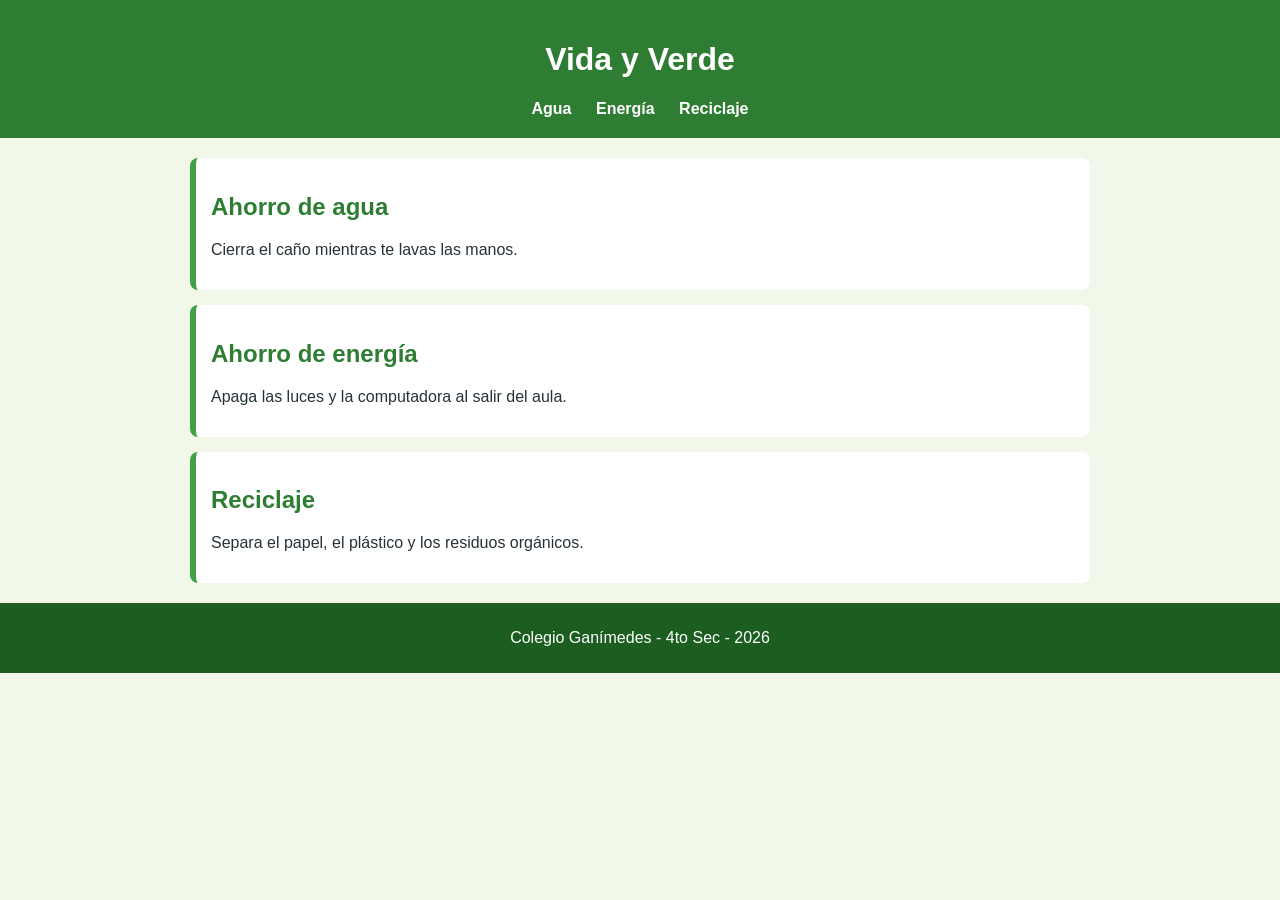
<file: index.html>
<!DOCTYPE html>
<html lang="es">
<head>
  <meta charset="UTF-8">
  <meta name="viewport" content="width=device-width, initial-scale=1.0">
  <title>Vida y Verde</title>
  <link rel="stylesheet" href="estilos.css">
</head>
<body>
  <header>
    <h1>Vida y Verde</h1>
    <nav>
      <a href="#agua">Agua</a>
      <a href="#energia">Energía</a>
      <a href="#reciclaje">Reciclaje</a>
    </nav>
  </header>

  <main>
    <section id="agua">
      <h2>Ahorro de agua</h2>
      <p>
        Cierra el caño mientras te lavas las manos.
      </p>
    </section>
    <section id="energia">
      <h2>Ahorro de energía</h2>
      <p>
        Apaga las luces y la computadora al salir del aula.
      </p>
    </section>
    <section id="reciclaje">
      <h2>Reciclaje</h2>
      <p>
        Separa el papel, el plástico y los residuos orgánicos.
      </p>
    </section>
  </main>

  <footer>
    <p>Colegio Ganímedes - 4to Sec - 2026</p>
  </footer>
</body>
</html>
</file>
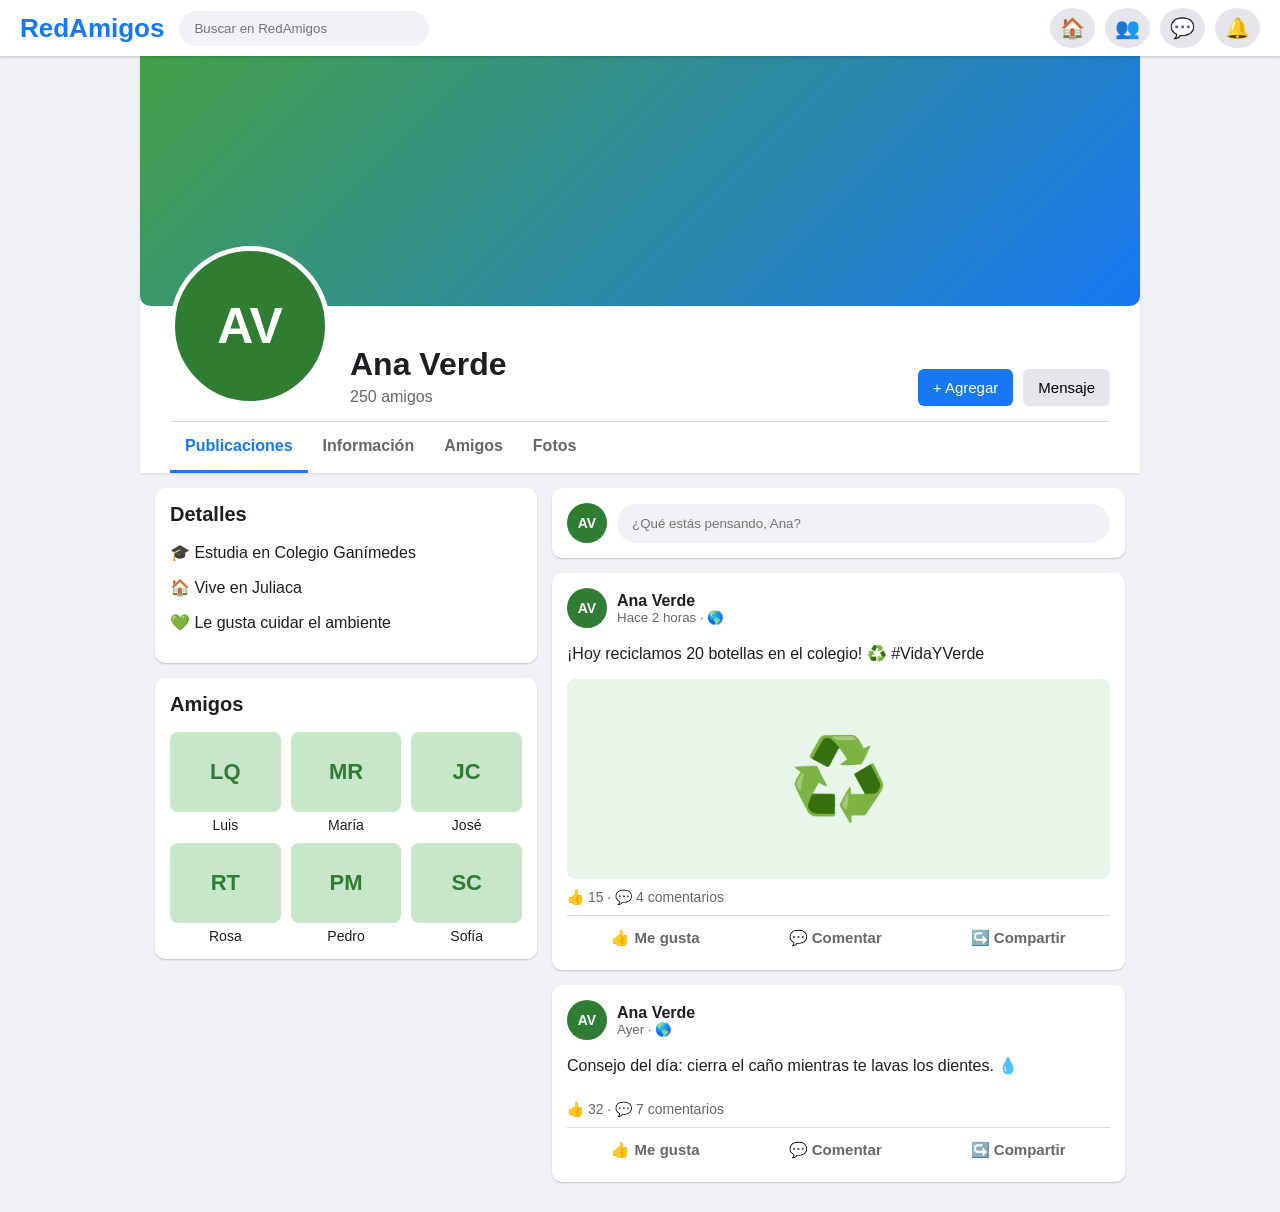
<file: facebook.html>
<!DOCTYPE html>
<html lang="es">
<head>
  <meta charset="UTF-8">
  <meta name="viewport" content="width=device-width, initial-scale=1.0">
  <title>Perfil - RedAmigos</title>
  <link rel="stylesheet" href="perfil.css">
</head>
<body>

  <!-- BARRA SUPERIOR -->
  <header class="barra">
    <div class="logo">RedAmigos</div>
    <input type="text" class="buscar" placeholder="Buscar en RedAmigos">
    <nav class="iconos">
      <a href="#">🏠</a>
      <a href="#">👥</a>
      <a href="#">💬</a>
      <a href="#">🔔</a>
    </nav>
  </header>

  <!-- PORTADA Y DATOS DEL PERFIL -->
  <section class="perfil">
    <div class="portada"></div>
    <div class="datos">
      <div class="foto">AV</div>
      <div class="nombre">
        <h1>Ana Verde</h1>
        <p>250 amigos</p>
      </div>
      <div class="botones">
        <button class="btn-azul">+ Agregar</button>
        <button class="btn-gris">Mensaje</button>
      </div>
    </div>
    <nav class="pestanas">
      <a href="#" class="activa">Publicaciones</a>
      <a href="#">Información</a>
      <a href="#">Amigos</a>
      <a href="#">Fotos</a>
    </nav>
  </section>

  <!-- CONTENIDO -->
  <main class="contenido">

    <!-- COLUMNA IZQUIERDA -->
    <aside class="izquierda">
      <div class="caja">
        <h2>Detalles</h2>
        <p>🎓 Estudia en Colegio Ganímedes</p>
        <p>🏠 Vive en Juliaca</p>
        <p>💚 Le gusta cuidar el ambiente</p>
      </div>

      <div class="caja">
        <h2>Amigos</h2>
        <div class="amigos">
          <div class="amigo"><span>LQ</span>Luis</div>
          <div class="amigo"><span>MR</span>María</div>
          <div class="amigo"><span>JC</span>José</div>
          <div class="amigo"><span>RT</span>Rosa</div>
          <div class="amigo"><span>PM</span>Pedro</div>
          <div class="amigo"><span>SC</span>Sofía</div>
        </div>
      </div>
    </aside>

    <!-- COLUMNA DERECHA -->
    <section class="derecha">
      <div class="caja crear">
        <div class="mini-foto">AV</div>
        <input type="text" placeholder="¿Qué estás pensando, Ana?">
      </div>

      <article class="caja publicacion">
        <div class="autor">
          <div class="mini-foto">AV</div>
          <div>
            <strong>Ana Verde</strong>
            <small>Hace 2 horas · 🌎</small>
          </div>
        </div>
        <p>¡Hoy reciclamos 20 botellas en el colegio! ♻️ #VidaYVerde</p>
        <div class="imagen-post">♻️</div>
        <div class="reacciones">👍 15 · 💬 4 comentarios</div>
        <div class="acciones">
          <button>👍 Me gusta</button>
          <button>💬 Comentar</button>
          <button>↪️ Compartir</button>
        </div>
      </article>

      <article class="caja publicacion">
        <div class="autor">
          <div class="mini-foto">AV</div>
          <div>
            <strong>Ana Verde</strong>
            <small>Ayer · 🌎</small>
          </div>
        </div>
        <p>Consejo del día: cierra el caño mientras te lavas los dientes. 💧</p>
        <div class="reacciones">👍 32 · 💬 7 comentarios</div>
        <div class="acciones">
          <button>👍 Me gusta</button>
          <button>💬 Comentar</button>
          <button>↪️ Compartir</button>
        </div>
      </article>
    </section>

  </main>

</body>
</html>
</file>
<file: estilos.css>
body {
  margin: 0;
  font-family: Arial, sans-serif;
  background-color: #f1f8e9;
  color: #263238;
}

header {
  background-color: #2e7d32;
  color: white;
  text-align: center;
  padding: 20px;
}

h2 {
  color: #2e7d32;
}

nav a {
  color: white;
  margin: 0 10px;
  font-weight: bold;
  text-decoration: none;
}

nav a:hover {
  text-decoration: underline;
}

main {
  max-width: 900px;
  margin: 20px auto;
  padding: 0 15px;
}

section {
  background-color: white;
  border-left: 6px solid #43a047;
  border-radius: 8px;
  padding: 15px;
  margin-bottom: 15px;
}

footer {
  background-color: #1b5e20;
  color: white;
  text-align: center;
  padding: 10px;
}
</file>
<file: perfil.css>
/* ===== GENERAL ===== */
* {
  box-sizing: border-box;
}

body {
  margin: 0;
  font-family: Arial, sans-serif;
  background-color: #f0f2f5;
  color: #1c1e21;
}

button {
  cursor: pointer;
  font-size: 15px;
  border: none;
  border-radius: 6px;
}

/* ===== BARRA SUPERIOR ===== */
.barra {
  display: flex;
  align-items: center;
  gap: 15px;
  background-color: white;
  padding: 8px 20px;
  box-shadow: 0 1px 3px rgba(0, 0, 0, 0.2);
  position: sticky;
  top: 0;
}

.logo {
  color: #1877f2;
  font-size: 26px;
  font-weight: bold;
}

.buscar {
  padding: 10px 15px;
  border: none;
  border-radius: 20px;
  background-color: #f0f2f5;
  width: 250px;
}

.iconos {
  margin-left: auto;
  display: flex;
  gap: 10px;
}

.iconos a {
  text-decoration: none;
  font-size: 20px;
  background-color: #e4e6eb;
  padding: 8px 10px;
  border-radius: 50%;
}

/* ===== PERFIL ===== */
.perfil {
  background-color: white;
  max-width: 1000px;
  margin: 0 auto;
  box-shadow: 0 1px 3px rgba(0, 0, 0, 0.1);
}

.portada {
  height: 250px;
  background: linear-gradient(135deg, #43a047, #1877f2);
  border-radius: 0 0 10px 10px;
}

.datos {
  display: flex;
  align-items: flex-end;
  gap: 20px;
  padding: 0 30px 15px;
  margin-top: -60px;
}

.foto {
  width: 160px;
  height: 160px;
  border-radius: 50%;
  border: 5px solid white;
  background-color: #2e7d32;
  color: white;
  font-size: 50px;
  font-weight: bold;
  display: flex;
  align-items: center;
  justify-content: center;
}

.nombre h1 {
  margin: 0;
  font-size: 32px;
}

.nombre p {
  margin: 5px 0 0;
  color: #65676b;
}

.botones {
  margin-left: auto;
  display: flex;
  gap: 10px;
}

.btn-azul {
  background-color: #1877f2;
  color: white;
  padding: 10px 15px;
}

.btn-gris {
  background-color: #e4e6eb;
  padding: 10px 15px;
}

.btn-azul:hover {
  background-color: #166fe5;
}

.btn-gris:hover {
  background-color: #d8dadf;
}

.pestanas {
  display: flex;
  border-top: 1px solid #ddd;
  margin: 0 30px;
}

.pestanas a {
  padding: 15px;
  text-decoration: none;
  color: #65676b;
  font-weight: bold;
}

.pestanas a.activa {
  color: #1877f2;
  border-bottom: 3px solid #1877f2;
}

/* ===== CONTENIDO EN 2 COLUMNAS ===== */
.contenido {
  display: flex;
  gap: 15px;
  max-width: 1000px;
  margin: 15px auto;
  padding: 0 15px;
}

.izquierda {
  width: 40%;
}

.derecha {
  width: 60%;
}

.caja {
  background-color: white;
  border-radius: 10px;
  padding: 15px;
  margin-bottom: 15px;
  box-shadow: 0 1px 2px rgba(0, 0, 0, 0.2);
}

.caja h2 {
  margin-top: 0;
  font-size: 20px;
}

/* ===== AMIGOS ===== */
.amigos {
  display: grid;
  grid-template-columns: repeat(3, 1fr);
  gap: 10px;
}

.amigo {
  text-align: center;
  font-size: 14px;
}

.amigo span {
  display: block;
  height: 80px;
  line-height: 80px;
  border-radius: 8px;
  background-color: #c8e6c9;
  color: #2e7d32;
  font-weight: bold;
  font-size: 22px;
  margin-bottom: 5px;
}

/* ===== PUBLICACIONES ===== */
.crear {
  display: flex;
  align-items: center;
  gap: 10px;
}

.crear input {
  flex: 1;
  padding: 12px 15px;
  border: none;
  border-radius: 20px;
  background-color: #f0f2f5;
}

.mini-foto {
  width: 40px;
  height: 40px;
  border-radius: 50%;
  background-color: #2e7d32;
  color: white;
  font-size: 14px;
  font-weight: bold;
  display: flex;
  align-items: center;
  justify-content: center;
}

.autor {
  display: flex;
  align-items: center;
  gap: 10px;
}

.autor small {
  display: block;
  color: #65676b;
}

.imagen-post {
  height: 200px;
  background-color: #e8f5e9;
  border-radius: 8px;
  font-size: 80px;
  display: flex;
  align-items: center;
  justify-content: center;
}

.reacciones {
  color: #65676b;
  font-size: 14px;
  padding: 10px 0;
  border-bottom: 1px solid #ddd;
}

.acciones {
  display: flex;
  justify-content: space-around;
  padding-top: 5px;
}

.acciones button {
  background: none;
  color: #65676b;
  font-weight: bold;
  padding: 8px 15px;
}

.acciones button:hover {
  background-color: #f0f2f5;
}

/* ===== CELULAR ===== */
@media (max-width: 700px) {
  .buscar {
    display: none;
  }

  .datos {
    flex-direction: column;
    align-items: center;
    text-align: center;
  }

  .botones {
    margin-left: 0;
  }

  .pestanas {
    margin: 0 10px;
    overflow-x: auto;
  }

  .pestanas a {
    padding: 12px 10px;
    white-space: nowrap;
  }

  .contenido {
    flex-direction: column;
  }

  .izquierda,
  .derecha {
    width: 100%;
  }
}
</file>
